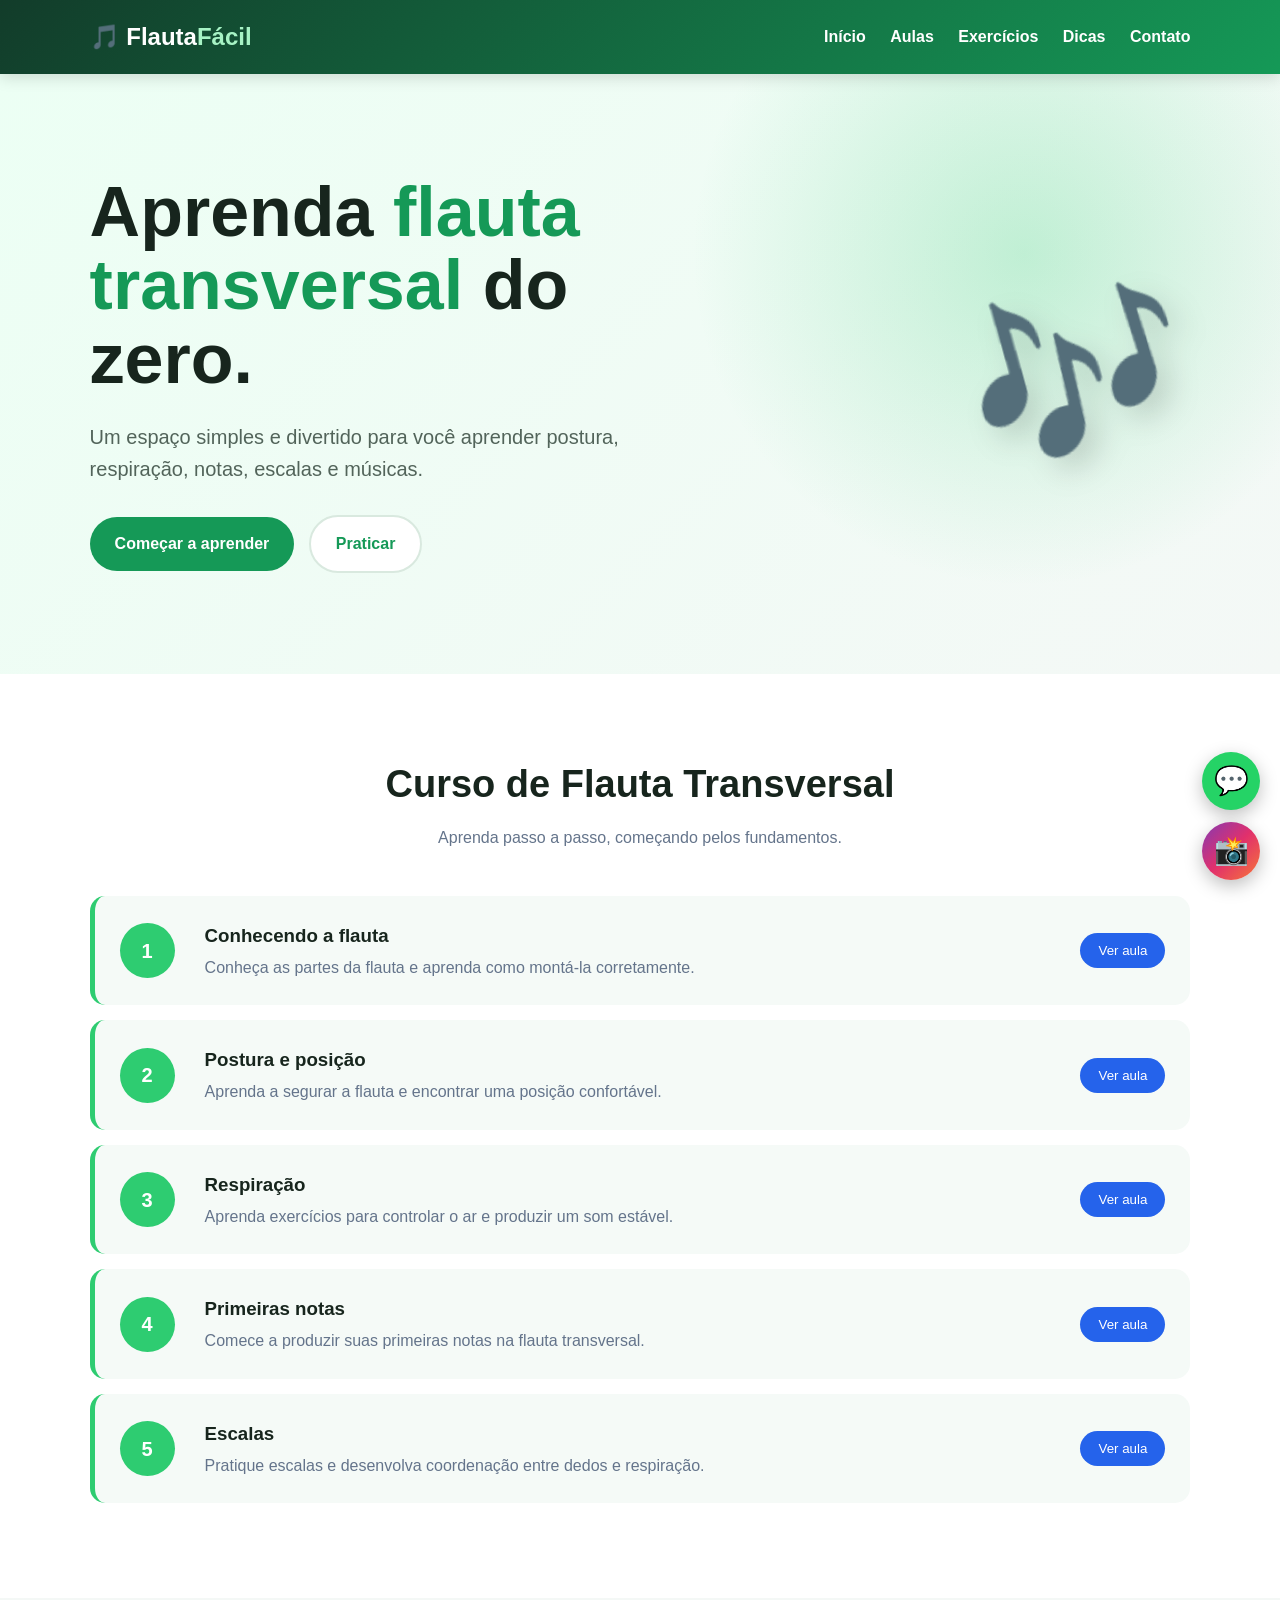
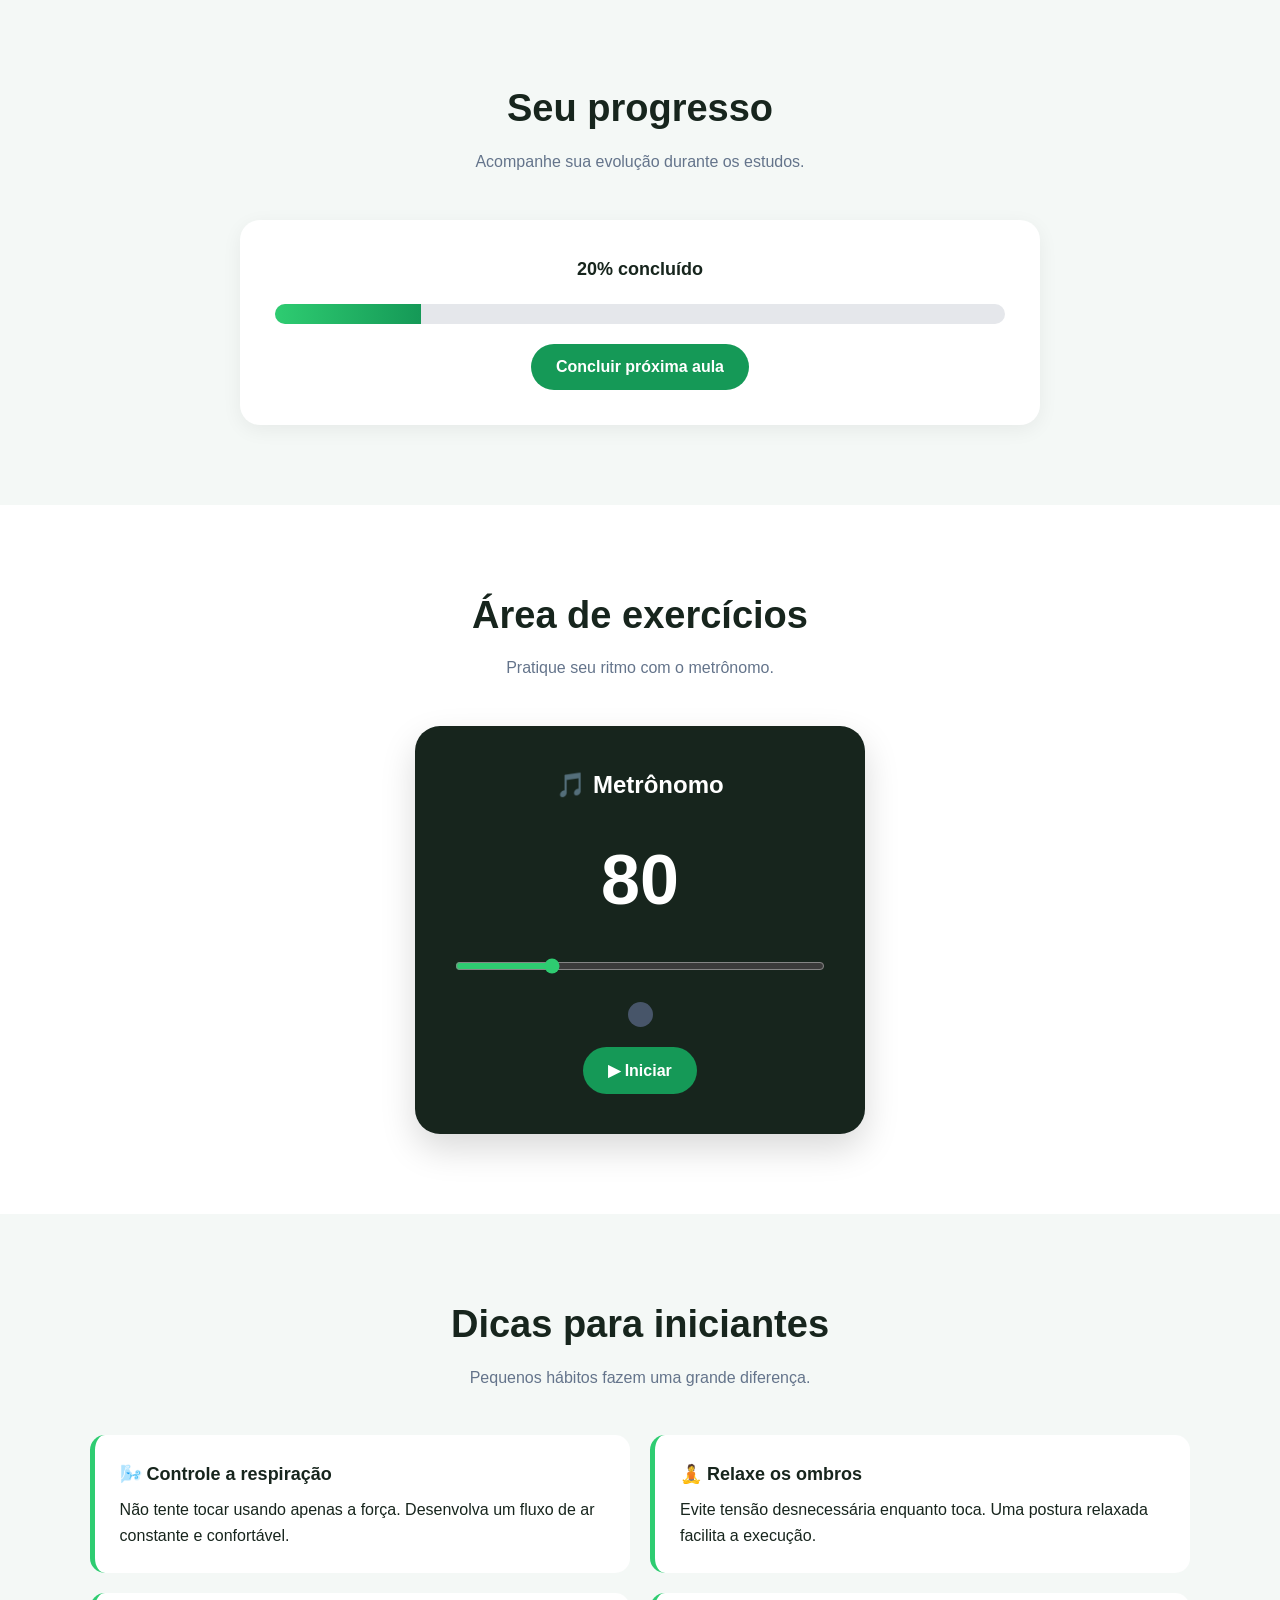
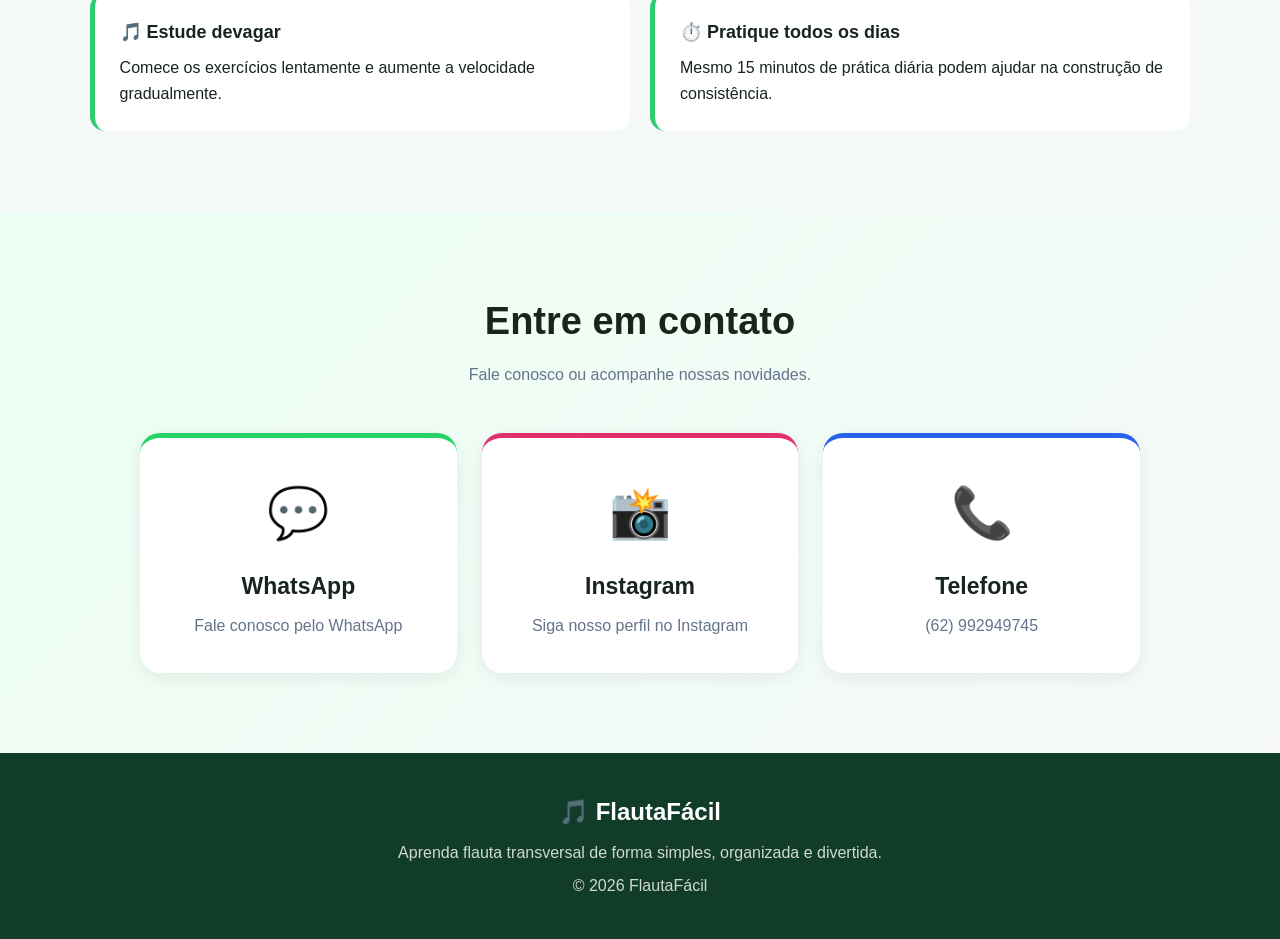
<file: index2.html>
<!DOCTYPE html>
<html lang="pt-BR">

<head>
  <meta charset="UTF-8">
  <meta name="viewport" content="width=device-width, initial-scale=1.0">

  <title>FlautaFácil - Aprenda Flauta Transversal</title>

  <style>

    * {
      margin: 0;
      padding: 0;
      box-sizing: border-box;
      font-family: Arial, Helvetica, sans-serif;
    }

    :root {
      --verde: #2ecc71;
      --verde-escuro: #159957;
      --azul: #2563eb;
      --fundo: #f4f8f6;
      --texto: #17251d;
      --branco: #ffffff;
      --cinza: #64748b;
    }

    body {
      background: var(--fundo);
      color: var(--texto);
      line-height: 1.6;
    }

    /* =========================
       HEADER
    ========================= */

    header {
      background: linear-gradient(135deg, #123c2a, #159957);
      color: white;
      padding: 18px 7%;
      display: flex;
      justify-content: space-between;
      align-items: center;
      position: sticky;
      top: 0;
      z-index: 100;
      box-shadow: 0 3px 15px rgba(0,0,0,0.15);
    }

    .logo {
      font-size: 24px;
      font-weight: bold;
    }

    .logo span {
      color: #a7f3c5;
    }

    nav a {
      color: white;
      text-decoration: none;
      margin-left: 20px;
      font-weight: bold;
    }

    nav a:hover {
      color: #a7f3c5;
    }

    /* =========================
       HERO
    ========================= */

    .hero {
      min-height: 600px;
      display: flex;
      align-items: center;
      justify-content: space-between;
      padding: 70px 7%;

      background:
        radial-gradient(
          circle at 80% 30%,
          rgba(46,204,113,.25),
          transparent 30%
        ),
        linear-gradient(135deg, #ecfff4, #f4f8f6);
    }

    .hero-text {
      max-width: 600px;
    }

    .hero h1 {
      font-size: clamp(40px, 6vw, 70px);
      line-height: 1.05;
      margin-bottom: 25px;
    }

    .hero h1 span {
      color: var(--verde-escuro);
    }

    .hero p {
      font-size: 20px;
      color: #52645a;
      margin-bottom: 30px;
    }

    .btn {
      display: inline-block;
      padding: 14px 25px;
      border-radius: 30px;
      text-decoration: none;
      border: none;
      cursor: pointer;
      font-size: 16px;
      font-weight: bold;
      transition: .3s;
    }

    .btn-primary {
      background: var(--verde-escuro);
      color: white;
    }

    .btn-primary:hover {
      transform: translateY(-3px);
      background: #107b45;
    }

    .btn-secondary {
      background: white;
      color: var(--verde-escuro);
      margin-left: 10px;
      border: 2px solid #d9e9df;
    }

    .hero-flute {
      font-size: 180px;
      filter: drop-shadow(10px 15px 15px rgba(0,0,0,.15));
      transform: rotate(-15deg);
    }

    /* =========================
       SEÇÕES
    ========================= */

    section {
      padding: 80px 7%;
    }

    .section-title {
      text-align: center;
      margin-bottom: 45px;
    }

    .section-title h2 {
      font-size: 38px;
      margin-bottom: 10px;
    }

    .section-title p {
      color: var(--cinza);
    }

    /* =========================
       AULAS
    ========================= */

    #aulas {
      background: white;
    }

    .lesson {
      display: flex;
      align-items: center;
      gap: 30px;
      background: #f5faf7;
      padding: 25px;
      margin-bottom: 15px;
      border-radius: 15px;
      border-left: 5px solid var(--verde);
    }

    .lesson-number {
      width: 55px;
      height: 55px;
      background: var(--verde);
      color: white;
      border-radius: 50%;

      display: flex;
      align-items: center;
      justify-content: center;

      font-size: 20px;
      font-weight: bold;
      flex-shrink: 0;
    }

    .lesson-info {
      flex: 1;
    }

    .lesson-info h3 {
      margin-bottom: 4px;
    }

    .lesson-info p {
      color: var(--cinza);
    }

    .lesson button {
      background: var(--azul);
      color: white;
      border: none;
      padding: 10px 18px;
      border-radius: 20px;
      cursor: pointer;
    }

    /* =========================
       PROGRESSO
    ========================= */

    .progress-container {
      max-width: 800px;
      margin: auto;
      background: white;
      padding: 35px;
      border-radius: 20px;
      box-shadow: 0 5px 20px rgba(0,0,0,.06);
      text-align: center;
    }

    .progress-bar {
      width: 100%;
      height: 20px;
      background: #e5e7eb;
      border-radius: 20px;
      overflow: hidden;
      margin: 20px 0;
    }

    .progress-fill {
      width: 20%;
      height: 100%;
      background: linear-gradient(
        90deg,
        var(--verde),
        var(--verde-escuro)
      );

      transition: .5s;
    }

    .progress-text {
      font-size: 18px;
      font-weight: bold;
    }

    /* =========================
       METRÔNOMO
    ========================= */

    .metronome {
      max-width: 450px;
      margin: auto;
      text-align: center;
      background: #17251d;
      color: white;
      padding: 40px;
      border-radius: 25px;
      box-shadow: 0 15px 35px rgba(0,0,0,.15);
    }

    .bpm {
      font-size: 70px;
      font-weight: bold;
      margin: 20px;
    }

    .metronome input {
      width: 100%;
      accent-color: var(--verde);
    }

    .beat {
      width: 25px;
      height: 25px;
      border-radius: 50%;
      background: #475569;
      margin: 20px auto;
      transition: .1s;
    }

    .beat.active {
      background: var(--verde);
      transform: scale(1.4);
    }

    /* =========================
       DICAS
    ========================= */

    .tips {
      display: grid;
      grid-template-columns: repeat(2, 1fr);
      gap: 20px;
    }

    .tip {
      background: white;
      padding: 25px;
      border-radius: 15px;
      border-left: 5px solid var(--verde);
    }

    .tip strong {
      display: block;
      margin-bottom: 8px;
      font-size: 18px;
    }

    /* =========================
       CONTATO
    ========================= */

    #contato {
      background: linear-gradient(
        135deg,
        #ecfff4,
        #f7faf8
      );
    }

    .contato-cards {
      display: grid;
      grid-template-columns: repeat(3, 1fr);
      gap: 25px;
      max-width: 1000px;
      margin: auto;
    }

    .contato-card {
      background: white;
      padding: 35px 25px;
      border-radius: 20px;
      text-align: center;
      text-decoration: none;
      color: var(--texto);

      box-shadow: 0 5px 20px rgba(0,0,0,.07);

      transition: .3s;
    }

    .contato-card:hover {
      transform: translateY(-8px);
      box-shadow: 0 12px 30px rgba(0,0,0,.12);
    }

    .contato-icon {
      font-size: 50px;
      margin-bottom: 15px;
    }

    .contato-card h3 {
      font-size: 23px;
      margin-bottom: 8px;
    }

    .contato-card p {
      color: var(--cinza);
    }

    .whatsapp {
      border-top: 5px solid #25D366;
    }

    .instagram {
      border-top: 5px solid #E1306C;
    }

    .telefone {
      border-top: 5px solid #2563eb;
    }

    /* =========================
       MODAL
    ========================= */

    .modal {
      display: none;
      position: fixed;
      inset: 0;

      background: rgba(0,0,0,.65);

      align-items: center;
      justify-content: center;

      z-index: 200;
      padding: 20px;
    }

    .modal-content {
      background: white;
      max-width: 600px;
      width: 100%;
      padding: 35px;
      border-radius: 20px;
      position: relative;
    }

    .close {
      position: absolute;
      right: 20px;
      top: 15px;
      font-size: 28px;
      cursor: pointer;
    }

    /* =========================
       BOTÕES FLUTUANTES
    ========================= */

    .botoes-flutuantes {
      position: fixed;
      right: 20px;
      bottom: 20px;
      display: flex;
      flex-direction: column;
      gap: 12px;
      z-index: 9999;
    }

    .botao-flutuante {
      width: 58px;
      height: 58px;
      display: flex;
      align-items: center;
      justify-content: center;
      border-radius: 50%;
      color: white;
      text-decoration: none;
      font-size: 28px;
      box-shadow: 0 6px 18px rgba(0,0,0,.25);
      transition: .3s;
    }

    .botao-flutuante:hover {
      transform: scale(1.12) translateY(-3px);
    }

    .botao-whatsapp {
      background: #25D366;
    }

    .botao-instagram {
      background: linear-gradient(
        135deg,
        #833AB4,
        #E1306C,
        #F77737
      );
    }

    /* =========================
       FOOTER
    ========================= */

    footer {
      background: #123c2a;
      color: white;
      text-align: center;
      padding: 40px 7%;
    }

    footer p {
      opacity: .8;
      margin-top: 8px;
    }

    /* =========================
       RESPONSIVO
    ========================= */

    @media (max-width: 800px) {

      header {
        flex-direction: column;
        gap: 12px;
      }

      nav {
        text-align: center;
      }

      nav a {
        margin: 0 6px;
        font-size: 13px;
      }

      .hero {
        flex-direction: column;
        text-align: center;
      }

      .hero-flute {
        font-size: 100px;
        margin-top: 40px;
      }

      .tips {
        grid-template-columns: 1fr;
      }

      .contato-cards {
        grid-template-columns: 1fr;
      }

      .lesson {
        flex-wrap: wrap;
      }

      .botoes-flutuantes {
        right: 15px;
        bottom: 15px;
      }

      .botao-flutuante {
        width: 52px;
        height: 52px;
        font-size: 25px;
      }
    }

  </style>
</head>


<body>

  <!-- =========================
       MENU
  ========================= -->

  <header>

    <div class="logo">
      🎵 Flauta<span>Fácil</span>
    </div>

    <nav>
      <a href="#inicio">Início</a>
      <a href="#aulas">Aulas</a>
      <a href="#exercicios">Exercícios</a>
      <a href="#dicas">Dicas</a>
      <a href="#contato">Contato</a>
    </nav>

  </header>


  <!-- =========================
       INÍCIO
  ========================= -->

  <main>

    <section class="hero" id="inicio">

      <div class="hero-text">

        <h1>
          Aprenda
          <span>flauta transversal</span>
          do zero.
        </h1>

        <p>
          Um espaço simples e divertido para você aprender
          postura, respiração, notas, escalas e músicas.
        </p>

        <a href="#aulas" class="btn btn-primary">
          Começar a aprender
        </a>

        <a href="#exercicios" class="btn btn-secondary">
          Praticar
        </a>

      </div>

      <div class="hero-flute">
        🎶
      </div>

    </section>


    <!-- =========================
         AULAS
    ========================= -->

    <section id="aulas">

      <div class="section-title">

        <h2>
          Curso de Flauta Transversal
        </h2>

        <p>
          Aprenda passo a passo, começando pelos fundamentos.
        </p>

      </div>


      <div class="lesson">

        <div class="lesson-number">
          1
        </div>

        <div class="lesson-info">

          <h3>
            Conhecendo a flauta
          </h3>

          <p>
            Conheça as partes da flauta e aprenda
            como montá-la corretamente.
          </p>

        </div>

        <button onclick="abrirAula(1)">
          Ver aula
        </button>

      </div>


      <div class="lesson">

        <div class="lesson-number">
          2
        </div>

        <div class="lesson-info">

          <h3>
            Postura e posição
          </h3>

          <p>
            Aprenda a segurar a flauta e encontrar
            uma posição confortável.
          </p>

        </div>

        <button onclick="abrirAula(2)">
          Ver aula
        </button>

      </div>


      <div class="lesson">

        <div class="lesson-number">
          3
        </div>

        <div class="lesson-info">

          <h3>
            Respiração
          </h3>

          <p>
            Aprenda exercícios para controlar o ar
            e produzir um som estável.
          </p>

        </div>

        <button onclick="abrirAula(3)">
          Ver aula
        </button>

      </div>


      <div class="lesson">

        <div class="lesson-number">
          4
        </div>

        <div class="lesson-info">

          <h3>
            Primeiras notas
          </h3>

          <p>
            Comece a produzir suas primeiras notas
            na flauta transversal.
          </p>

        </div>

        <button onclick="abrirAula(4)">
          Ver aula
        </button>

      </div>


      <div class="lesson">

        <div class="lesson-number">
          5
        </div>

        <div class="lesson-info">

          <h3>
            Escalas
          </h3>

          <p>
            Pratique escalas e desenvolva coordenação
            entre dedos e respiração.
          </p>

        </div>

        <button onclick="abrirAula(5)">
          Ver aula
        </button>

      </div>

    </section>


    <!-- =========================
         PROGRESSO
    ========================= -->

    <section>

      <div class="section-title">

        <h2>
          Seu progresso
        </h2>

        <p>
          Acompanhe sua evolução durante os estudos.
        </p>

      </div>


      <div class="progress-container">

        <div class="progress-text">

          <span id="porcentagem">
            20%
          </span>

          concluído

        </div>


        <div class="progress-bar">

          <div
            class="progress-fill"
            id="barra">
          </div>

        </div>


        <button
          class="btn btn-primary"
          onclick="aumentarProgresso()">

          Concluir próxima aula

        </button>

      </div>

    </section>


    <!-- =========================
         METRÔNOMO
    ========================= -->

    <section
      id="exercicios"
      style="background:white">

      <div class="section-title">

        <h2>
          Área de exercícios
        </h2>

        <p>
          Pratique seu ritmo com o metrônomo.
        </p>

      </div>


      <div class="metronome">

        <h2>
          🎵 Metrônomo
        </h2>

        <div
          class="bpm"
          id="bpm">

          80

        </div>


        <input
          type="range"
          id="bpmRange"
          min="40"
          max="200"
          value="80"
          oninput="alterarBPM()"
        >


        <div
          class="beat"
          id="beat">
        </div>


        <button
          class="btn btn-primary"
          id="metroButton"
          onclick="alternarMetronomo()">

          ▶ Iniciar

        </button>

      </div>

    </section>


    <!-- =========================
         DICAS
    ========================= -->

    <section id="dicas">

      <div class="section-title">

        <h2>
          Dicas para iniciantes
        </h2>

        <p>
          Pequenos hábitos fazem uma grande diferença.
        </p>

      </div>


      <div class="tips">


        <div class="tip">

          <strong>
            🌬️ Controle a respiração
          </strong>

          Não tente tocar usando apenas a força.
          Desenvolva um fluxo de ar constante
          e confortável.

        </div>


        <div class="tip">

          <strong>
            🧘 Relaxe os ombros
          </strong>

          Evite tensão desnecessária enquanto toca.
          Uma postura relaxada facilita a execução.

        </div>


        <div class="tip">

          <strong>
            🎵 Estude devagar
          </strong>

          Comece os exercícios lentamente e aumente
          a velocidade gradualmente.

        </div>


        <div class="tip">

          <strong>
            ⏱️ Pratique todos os dias
          </strong>

          Mesmo 15 minutos de prática diária podem
          ajudar na construção de consistência.

        </div>

      </div>

    </section>


    <!-- =========================
         CONTATO
    ========================= -->

    <section id="contato">

      <div class="section-title">

        <h2>
          Entre em contato
        </h2>

        <p>
          Fale conosco ou acompanhe nossas novidades.
        </p>

      </div>


      <div class="contato-cards">


        <!-- WHATSAPP -->

        <a
          class="contato-card whatsapp"
          href="https://wa.me/5562999999999?text=Olá!%20Quero%20aprender%20flauta%20transversal."
          target="_blank"
          rel="noopener noreferrer"
        >

          <div class="contato-icon">
            💬
          </div>

          <h3>
            WhatsApp
          </h3>

          <p>
            Fale conosco pelo WhatsApp
          </p>

        </a>


        <!-- INSTAGRAM -->

        <a
          class="contato-card instagram"
          href="https://www.flavio.henf.com.br/meu INSTAGRAM/"
          target="_blank"
          rel="noopener noreferrer"
        >

          <div class="contato-icon">
            📸
          </div>

          <h3>
            Instagram
          </h3>

          <p>
            Siga nosso perfil no Instagram
          </p>

        </a>


        <!-- TELEFONE -->

        <a
          class="contato-card telefone"
          href="tel:+5562992949745"
        >

          <div class="contato-icon">
            📞
          </div>

          <h3>
            Telefone
          </h3>

          <p>
            (62) 992949745
          </p>

        </a>


      </div>

    </section>

  </main>


  <!-- =========================
       MODAL DAS AULAS
  ========================= -->

  <div
    class="modal"
    id="modal"
  >

    <div class="modal-content">

      <span
        class="close"
        onclick="fecharAula()">

        ×

      </span>


      <h2 id="modalTitulo">
        Aula
      </h2>

      <br>

      <p id="modalTexto">
      </p>

      <br>

      <button
        class="btn btn-primary"
        onclick="fecharAula()">

        Entendi!

      </button>

    </div>

  </div>


  <!-- =========================
       FOOTER
  ========================= -->

  <footer>

    <h2>
      🎵 FlautaFácil
    </h2>

    <p>
      Aprenda flauta transversal de forma simples,
      organizada e divertida.
    </p>

    <p>
      © 2026 FlautaFácil
    </p>

  </footer>


  <!-- =========================
       BOTÕES FLUTUANTES
  ========================= -->

  <div class="botoes-flutuantes">

    <!-- WHATSAPP -->
    <a
      href="https://wa.me/5562992949745?text=Olá!%20Quero%20aprender%20flauta%20transversal."
      target="_blank"
      rel="noopener noreferrer"
      class="botao-flutuante botao-whatsapp"
      aria-label="WhatsApp"
      title="Fale conosco pelo WhatsApp"
    >
      💬
    </a>

    <!-- INSTAGRAM -->
    <a
      href="https://www.instagram.com/SEU_INSTAGRAM/"
      target="_blank"
      rel="noopener noreferrer"
      class="botao-flutuante botao-instagram"
      aria-label="Instagram"
      title="Siga-nos no Instagram"
    >
      📸
    </a>

  </div>


  <!-- =========================
       JAVASCRIPT
  ========================= -->

  <script>

    /* =========================
       AULAS
    ========================= */

    const aulas = {

      1: {
        titulo: "Aula 1 — Conhecendo a flauta",
        texto:
          "A flauta transversal é normalmente formada por três partes principais: cabeça, corpo e pé. Antes de tocar, aprenda a montar e desmontar o instrumento com cuidado."
      },

      2: {
        titulo: "Aula 2 — Postura",
        texto:
          "Mantenha a coluna confortável, os ombros relaxados e a cabeça em uma posição natural. Evite apertar a flauta excessivamente com as mãos."
      },

      3: {
        titulo: "Aula 3 — Respiração",
        texto:
          "Pratique inspirações tranquilas e depois solte o ar lentamente. O objetivo inicial é aprender a controlar o fluxo de ar."
      },

      4: {
        titulo: "Aula 4 — Primeiras notas",
        texto:
          "Comece produzindo sons longos e estáveis. Não tenha pressa para tocar músicas: primeiro procure desenvolver um som confortável e consistente."
      },

      5: {
        titulo: "Aula 5 — Escalas",
        texto:
          "Depois de conhecer algumas notas, pratique escalas lentamente. Use o metrônomo para manter o ritmo e aumente a velocidade apenas quando estiver confortável."
      }

    };


    function abrirAula(numero) {

      document.getElementById("modalTitulo").textContent =
        aulas[numero].titulo;

      document.getElementById("modalTexto").textContent =
        aulas[numero].texto;

      document.getElementById("modal").style.display =
        "flex";

    }


    function fecharAula() {

      document.getElementById("modal").style.display =
        "none";

    }


    /* =========================
       PROGRESSO
    ========================= */

    let progresso = 20;


    function aumentarProgresso() {

      if (progresso < 100) {
        progresso += 20;
      }

      document.getElementById("barra").style.width =
        progresso + "%";

      document.getElementById("porcentagem").textContent =
        progresso + "%";

    }


    /* =========================
       METRÔNOMO
    ========================= */

    let bpm = 80;
    let tocando = false;
    let intervalo;


    function alterarBPM() {

      bpm =
        document.getElementById("bpmRange").value;

      document.getElementById("bpm").textContent =
        bpm;


      if (tocando) {

        pararMetronomo();
        iniciarMetronomo();

      }

    }


    function alternarMetronomo() {

      if (tocando) {

        pararMetronomo();

      } else {

        iniciarMetronomo();

      }

    }


    function iniciarMetronomo() {

      tocando = true;

      document.getElementById("metroButton").textContent =
        "⏹ Parar";


      const tempo = 60000 / bpm;


      intervalo = setInterval(() => {

        const beat =
          document.getElementById("beat");


        beat.classList.add("active");


        setTimeout(() => {

          beat.classList.remove("active");

        }, 100);

      }, tempo);

    }


    function pararMetronomo() {

      tocando = false;

      clearInterval(intervalo);

      document.getElementById("metroButton").textContent =
        "▶ Iniciar";

    }


    /* =========================
       FECHAR MODAL
    ========================= */

    window.onclick = function(event) {

      const modal =
        document.getElementById("modal");


      if (event.target === modal) {

        fecharAula();

      }

    };

  </script>

</body>

</html>
</file>
